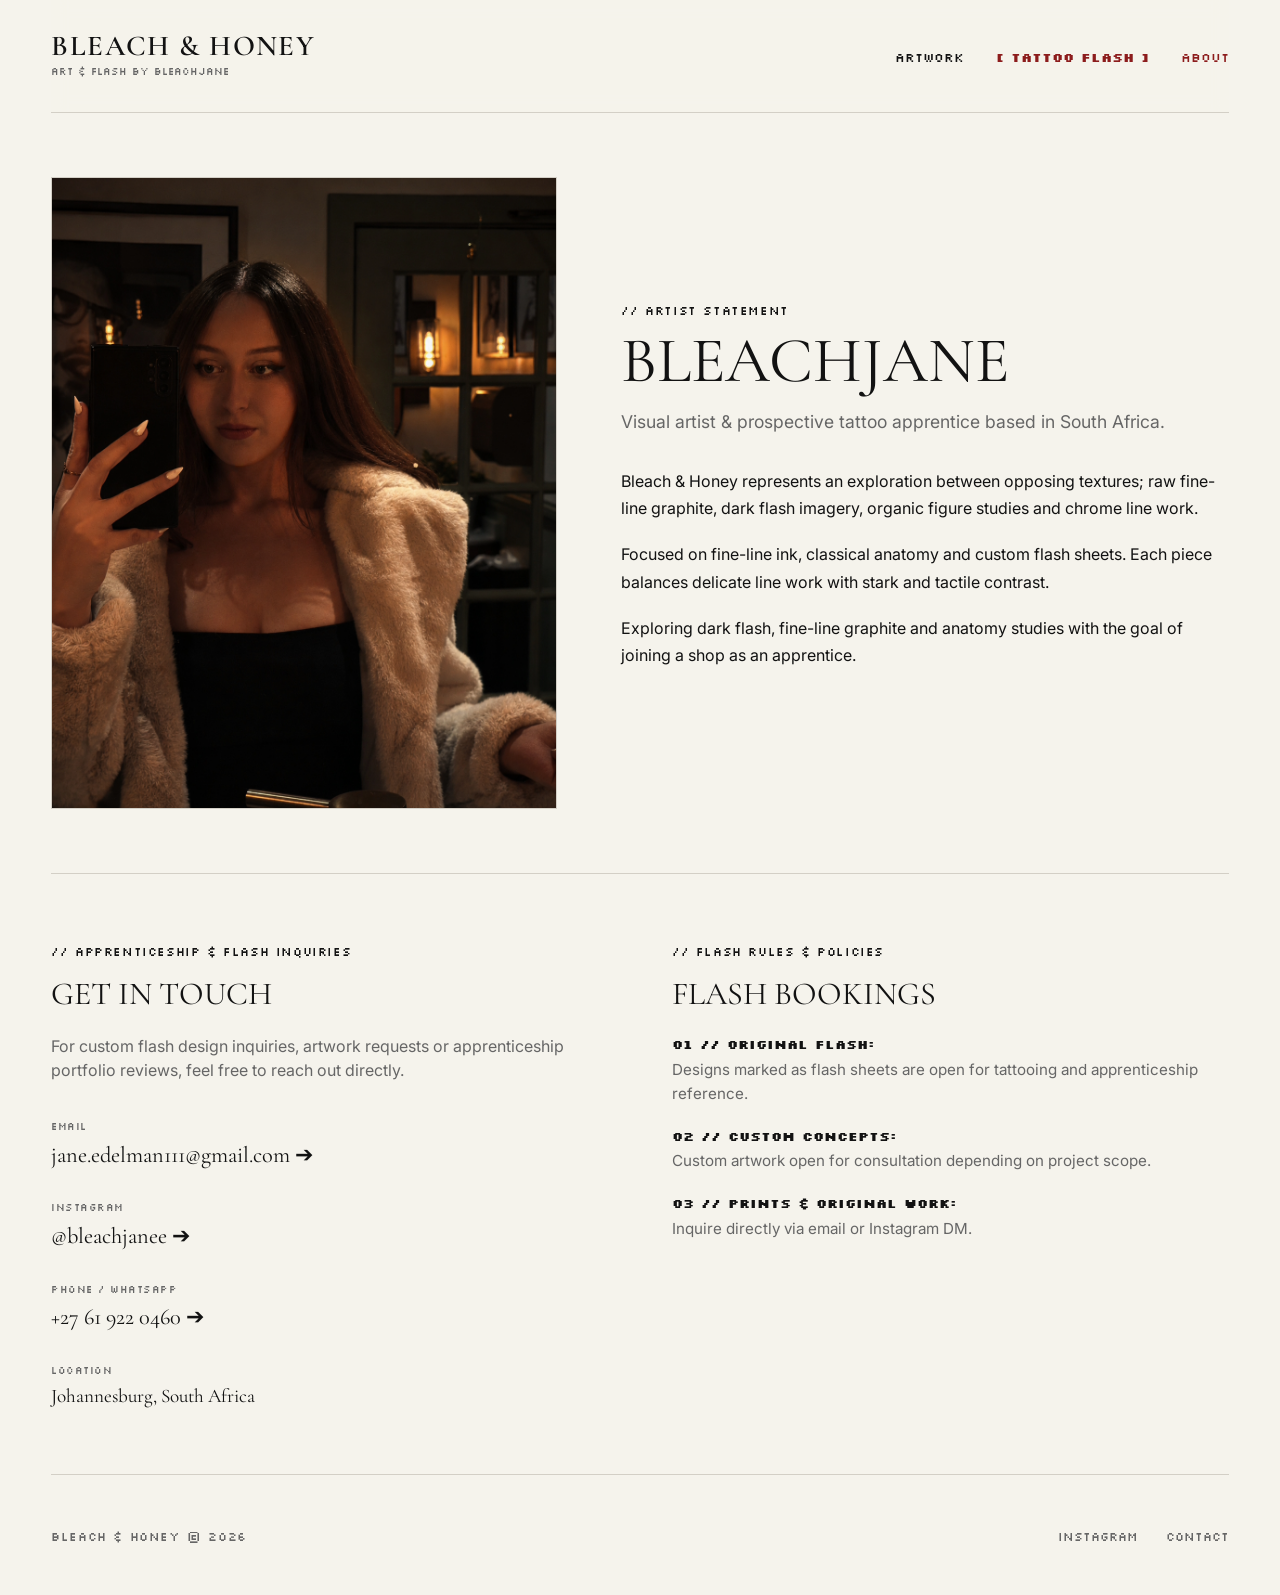
<file: about.html>
<!DOCTYPE html>
<html lang="en">
<head>
  <meta charset="UTF-8">
  <meta name="viewport" content="width=device-width, initial-scale=1.0">
  <title>ABOUT & CONTACT — BLEACH & HONEY</title>

  <!-- Google Fonts -->
  <link rel="preconnect" href="https://fonts.googleapis.com">
  <link rel="preconnect" href="https://fonts.gstatic.com" crossorigin>
  <link href="https://fonts.googleapis.com/css2?family=Cormorant+Garamond:ital,wght@0,400;0,600;1,400&family=Inter:wght@300;400;500&family=Silkscreen&display=swap" rel="stylesheet">

  <link rel="stylesheet" href="style.css">
</head>
<body class="theme-honey">

  <!-- TOP NAVIGATION BAR -->
  <header class="site-header">
    <div class="logo-container">
      <a href="index.html" class="brand-logo">BLEACH & HONEY</a>
      <span class="brand-sub">ART & FLASH BY BLEACHJANE</span>
    </div>
    <nav class="main-nav">
      <ul>
        <li><a href="index.html">ARTWORK</a></li>
        <li><a href="tattoo-flash.html" class="nav-flash-link">[ TATTOO FLASH ]</a></li>
        <li><a href="about.html" class="active">ABOUT</a></li>
      </ul>
    </nav>
  </header>

  <!-- ABOUT & BIOGRAPHY SECTION -->
  <main class="about-container">
    
    <!-- Hero / Intro Section -->
    <section class="about-hero">
      <div class="about-image-wrap">
        <img src="images/about/aboutme.png" alt="Bleachjane Profile / Studio Photo">
      </div>

      <div class="about-bio">
        <span class="pixel-tag">// ARTIST STATEMENT</span>
        <h1 class="about-heading">BLEACHJANE</h1>
        <p class="about-subtext">Visual artist & prospective tattoo apprentice based in South Africa.</p>
        
        <div class="bio-body">
          <p>
            Bleach & Honey represents an exploration between opposing textures; raw fine-line graphite, dark flash imagery, organic figure studies and chrome line work.
          </p>
          <p>
            Focused on fine-line ink, classical anatomy and custom flash sheets. Each piece balances delicate line work with stark and tactile contrast.
          </p>
          <p>
            Exploring dark flash, fine-line graphite and anatomy studies with the goal of joining a shop as an apprentice.
          </p>
        </div>
      </div>
    </section>

    <!-- CONTACT & BOOKING INFO -->
    <section id="contact" class="about-contact-grid">
      
      <div class="contact-box">
        <span class="pixel-tag">// APPRENTICESHIP & FLASH INQUIRIES</span>
        <h2>GET IN TOUCH</h2>
        <p>For custom flash design inquiries, artwork requests or apprenticeship portfolio reviews, feel free to reach out directly.</p>
        
        <ul class="contact-list">
          <li>
            <span class="pixel-meta">EMAIL</span>
            <a href="mailto:jane.edelman111@gmail.com" class="contact-link">jane.edelman111@gmail.com ➔</a>
          </li>
          <li>
            <span class="pixel-meta">INSTAGRAM</span>
            <a href="https://instagram.com/bleachjanee" target="_blank" rel="noopener" class="contact-link">@bleachjanee ➔</a>
          </li>
          <li>
            <span class="pixel-meta">PHONE / WHATSAPP</span>
            <a href="https://wa.me/27619220460" target="_blank" rel="noopener" class="contact-link">+27 61 922 0460 ➔</a>
          </li>
          <li>
            <span class="pixel-meta">LOCATION</span>
            <span class="contact-text">Johannesburg, South Africa</span>
          </li>
        </ul>
      </div>

      <div class="info-box">
        <span class="pixel-tag">// FLASH RULES & POLICIES</span>
        <h2>FLASH BOOKINGS</h2>
        <ul class="policy-list">
          <li><strong>01 // Original Flash:</strong> Designs marked as flash sheets are open for tattooing and apprenticeship reference.</li>
          <li><strong>02 // Custom Concepts:</strong> Custom artwork open for consultation depending on project scope.</li>
          <li><strong>03 // Prints & Original Work:</strong> Inquire directly via email or Instagram DM.</li>
        </ul>
      </div>

    </section>

  </main>

  <!-- FOOTER -->
  <footer class="site-footer">
    <div class="footer-left">
      <span class="pixel-text">BLEACH & HONEY © 2026</span>
    </div>
    <div class="footer-right">
      <a href="https://instagram.com/bleachjanee" target="_blank" rel="noopener">INSTAGRAM</a>
      <button id="contact-modal-trigger" class="footer-contact-btn">CONTACT</button>
    </div>
  </footer>

  <!-- CONTACT POPUP MODAL -->
  <div id="contact-modal" class="lightbox-overlay" aria-hidden="true">
    <div class="contact-modal-box">
      <button class="lightbox-close" id="contact-modal-close" aria-label="Close modal">&times;</button>
      <span class="pixel-tag">// GET IN TOUCH</span>
      <h2 class="contact-modal-heading">CONTACT BLEACHJANE</h2>
      <p class="contact-modal-sub">For custom flash, artwork inquiries or apprenticeship reviews:</p>
      
      <div class="modal-contact-details">
        <div class="detail-item">
          <span class="pixel-meta">EMAIL</span>
          <a href="mailto:jane.edelman111@gmail.com" class="contact-modal-link">jane.edelman111@gmail.com ➔</a>
        </div>
        <div class="detail-item">
          <span class="pixel-meta">INSTAGRAM DM</span>
          <a href="https://instagram.com/bleachjanee" target="_blank" rel="noopener" class="contact-modal-link">@bleachjanee ➔</a>
        </div>
        <div class="detail-item">
          <span class="pixel-meta">PHONE / WHATSAPP</span>
          <a href="https://wa.me/27619220460" target="_blank" rel="noopener" class="contact-modal-link">+27 61 922 0460 ➔</a>
        </div>
        <div class="detail-item">
          <span class="pixel-meta">LOCATION</span>
          <span class="pixel-text">Johannesburg, South Africa</span>
        </div>
      </div>
    </div>
  </div>

  <script src="about-script.js"></script>

</body>
</html>
</file>
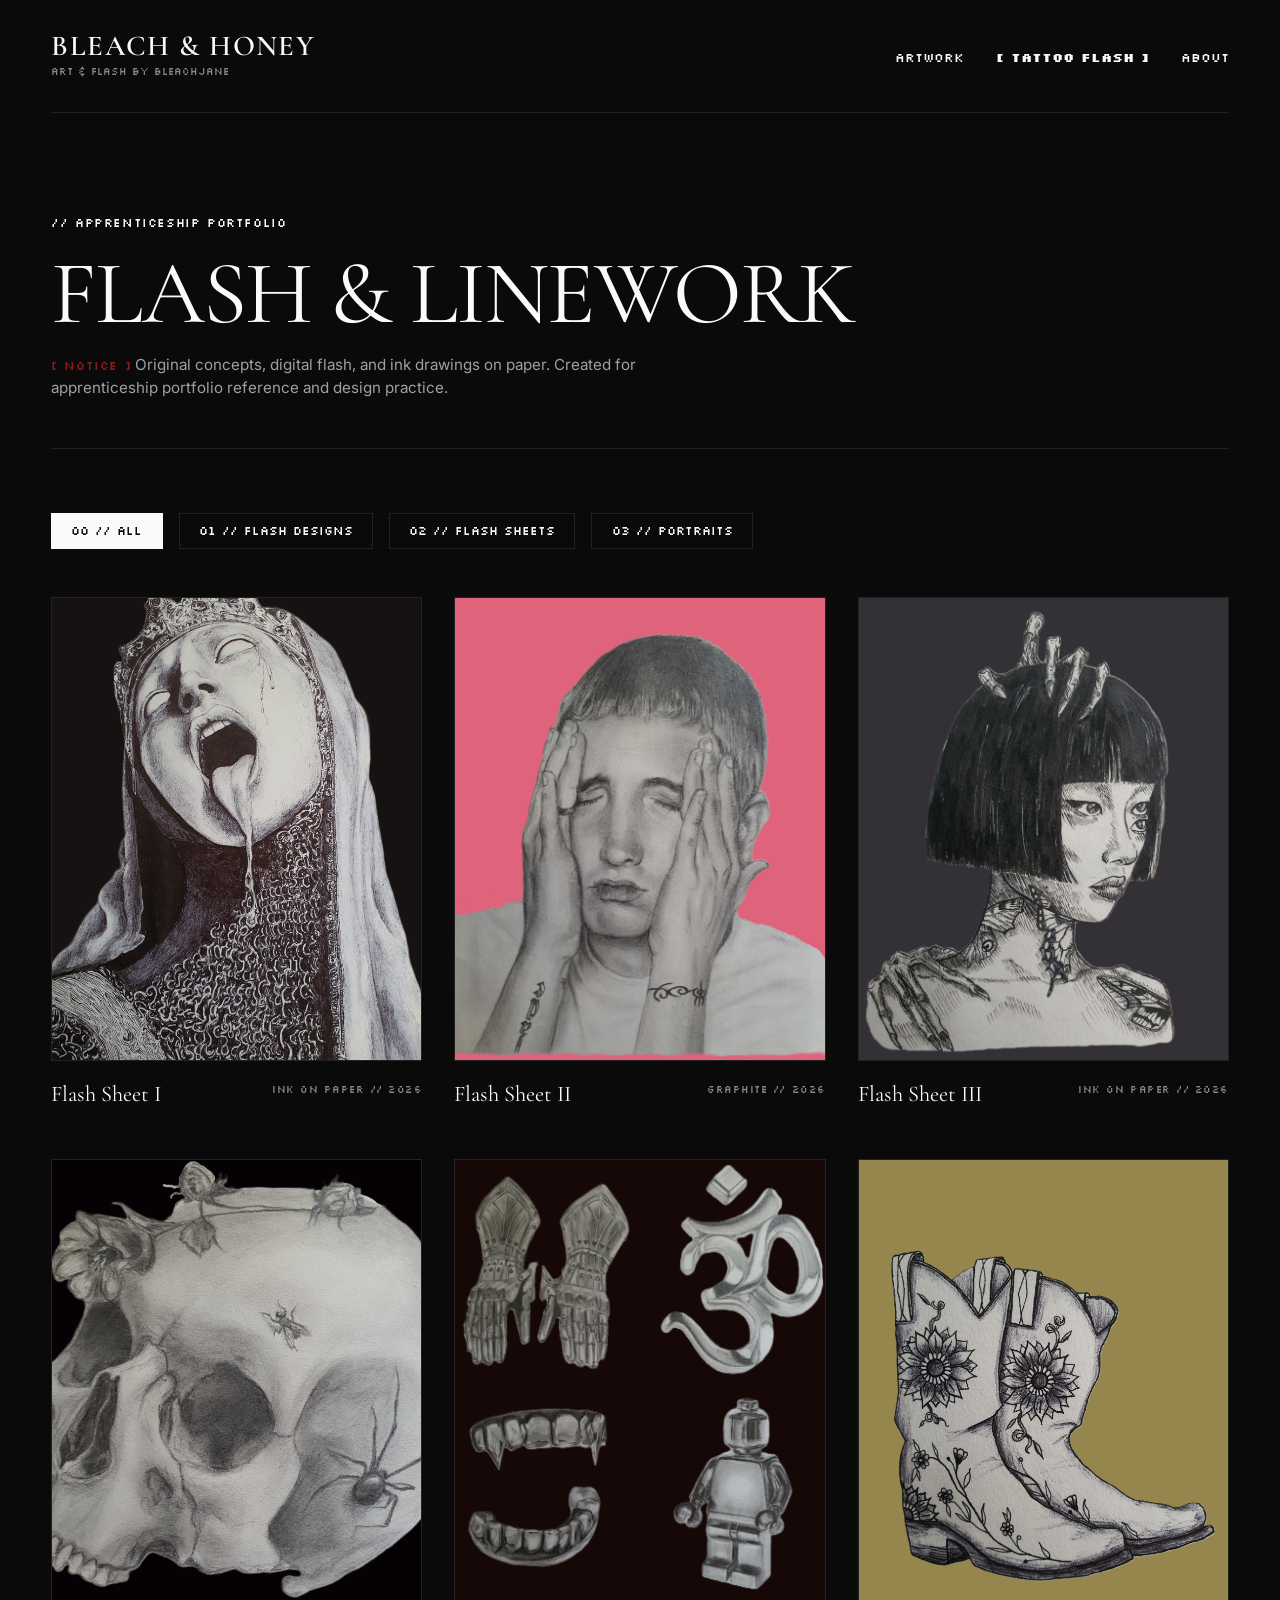
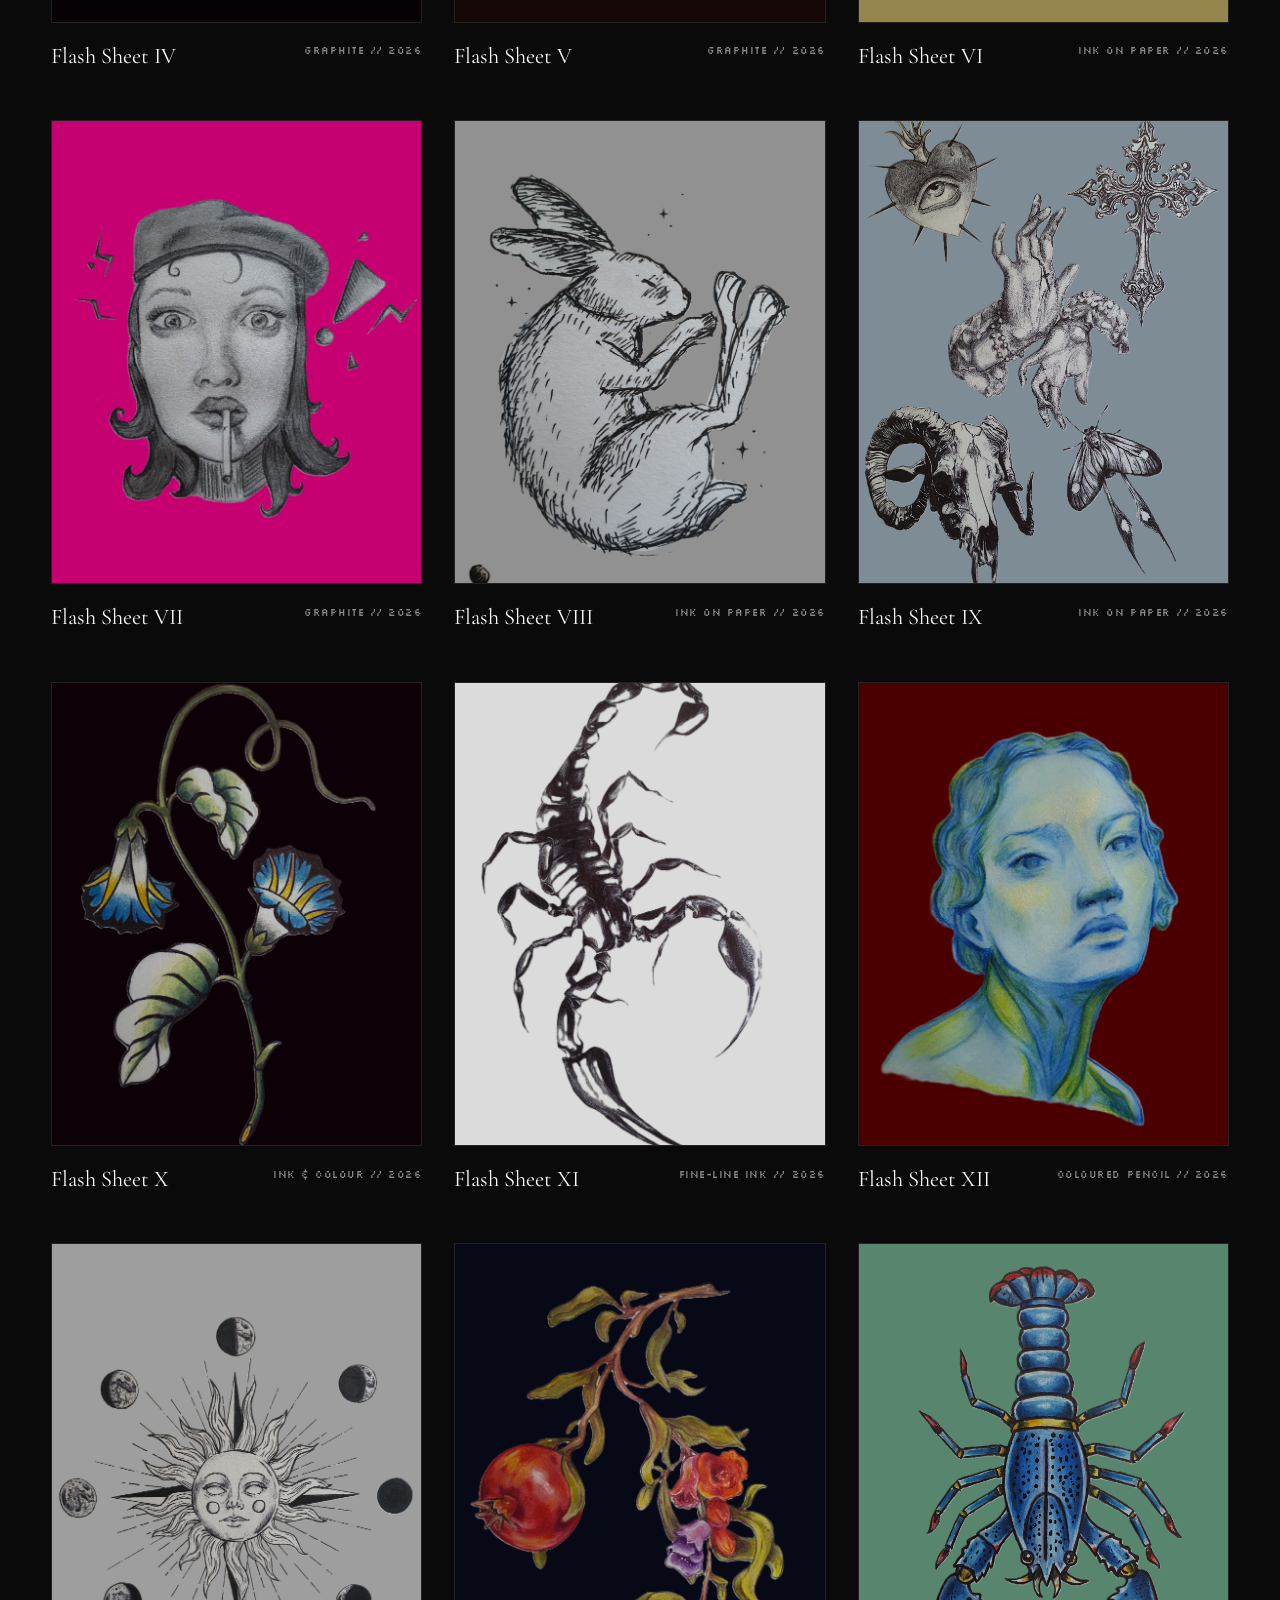
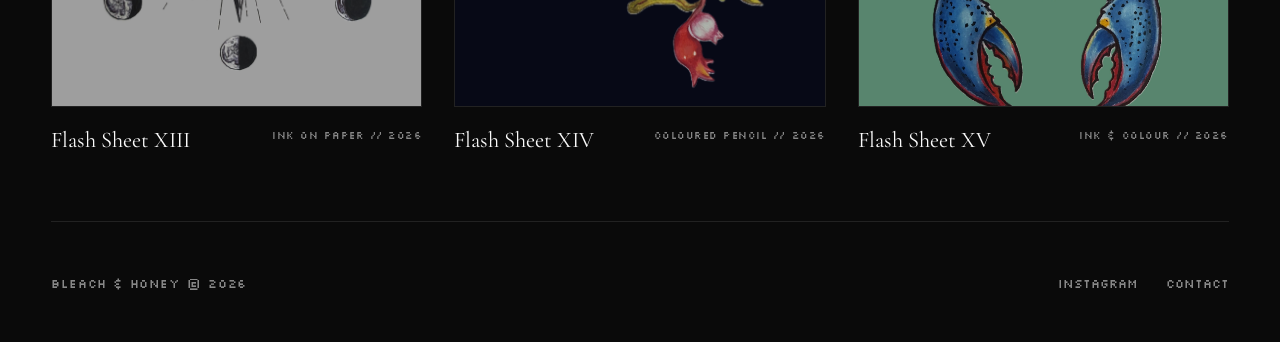
<file: tattoo-flash.html>
<!DOCTYPE html>
<html lang="en">
<head>
  <meta charset="UTF-8">
  <meta name="viewport" content="width=device-width, initial-scale=1.0">
  <title>TATTOO FLASH — BLEACH & HONEY</title>

  <!-- Google Fonts -->
  <link rel="preconnect" href="https://fonts.googleapis.com">
  <link rel="preconnect" href="https://fonts.gstatic.com" crossorigin>
  <link href="https://fonts.googleapis.com/css2?family=Cormorant+Garamond:ital,wght@0,400;0,600;1,400&family=Inter:wght@300;400;500&family=Silkscreen&display=swap" rel="stylesheet">

  <link rel="stylesheet" href="style.css">
</head>
<body class="theme-dark-flash">

  <!-- TOP NAVIGATION BAR -->
  <header class="site-header dark-header">
    <div class="logo-container">
      <a href="index.html" class="brand-logo">BLEACH & HONEY</a>
      <span class="brand-sub">ART & FLASH BY BLEACHJANE</span>
    </div>
    <nav class="main-nav">
      <ul>
        <li><a href="index.html">ARTWORK</a></li>
        <li><a href="tattoo-flash.html" class="active nav-flash-link">[ TATTOO FLASH ]</a></li>
        <li><a href="about.html">ABOUT</a></li>
      </ul>
    </nav>
  </header>

  <!-- FLASH HERO / DISCLAIMER BANNER -->
  <section class="flash-hero">
    <span class="pixel-tag">// APPRENTICESHIP PORTFOLIO</span>
    <h1 class="hero-heading">FLASH & LINEWORK</h1>
    <p class="flash-disclaimer">
      <span class="pixel-text">[ NOTICE ]</span> Original concepts, digital flash, and ink drawings on paper. 
      Created for apprenticeship portfolio reference and design practice.
    </p>
  </section>

  <!-- FLASH GALLERY -->
  <main class="gallery-section">
    
    <!-- Flash Filter Bar -->
    <div class="filter-bar dark-filters">
  <button class="filter-btn active" data-filter="all">00 // ALL</button>
  <button class="filter-btn" data-filter="single-flash">01 // FLASH DESIGNS</button>
  <button class="filter-btn" data-filter="flash-sheet">02 // FLASH SHEETS</button>
  <button class="filter-btn" data-filter="portraits">03 // PORTRAITS</button>
</div>

    <!-- Flash Grid -->
    <div class="art-grid flash-grid">

      <!-- Flash Item 1 -->
<article class="art-card flash-card" data-category="portraits">
  <div class="card-image-wrap">
    <img src="images/tattoo-flash/flash1.jpg" alt="Flash Sheet 01">
    <div class="image-overlay">
      <span class="view-label">VIEW SHEET ↗</span>
    </div>
  </div>
  <div class="card-meta">
    <h2 class="art-title">Flash Sheet I</h2>
    <span class="pixel-meta">INK ON PAPER // 2026</span>
  </div>
</article>

<!-- Flash Item 2 -->
<article class="art-card flash-card" data-category="portraits">
  <div class="card-image-wrap">
    <img src="images/tattoo-flash/flash2.jpg" alt="Flash Sheet 02">
    <div class="image-overlay">
      <span class="view-label">VIEW SHEET ↗</span>
    </div>
  </div>
  <div class="card-meta">
    <h2 class="art-title">Flash Sheet II</h2>
    <span class="pixel-meta">GRAPHITE // 2026</span>
  </div>
</article>

<!-- Flash Item 3 -->
<article class="art-card flash-card" data-category="portraits">
  <div class="card-image-wrap">
    <img src="images/tattoo-flash/flash3.jpg" alt="Flash Sheet 03">
    <div class="image-overlay">
      <span class="view-label">VIEW SHEET ↗</span>
    </div>
  </div>
  <div class="card-meta">
    <h2 class="art-title">Flash Sheet III</h2>
    <span class="pixel-meta">INK ON PAPER // 2026</span>
  </div>
</article>

<!-- Flash Item 4 -->
<article class="art-card flash-card" data-category="single-flash">
  <div class="card-image-wrap">
    <img src="images/tattoo-flash/flash4.jpg" alt="Flash Sheet 04">
    <div class="image-overlay">
      <span class="view-label">VIEW SHEET ↗</span>
    </div>
  </div>
  <div class="card-meta">
    <h2 class="art-title">Flash Sheet IV</h2>
    <span class="pixel-meta">GRAPHITE // 2026</span>
  </div>
</article>

<!-- Flash Item 5 -->
<article class="art-card flash-card" data-category="flash-sheet">
  <div class="card-image-wrap">
    <img src="images/tattoo-flash/flash5.jpg" alt="Flash Sheet 05">
    <div class="image-overlay">
      <span class="view-label">VIEW SHEET ↗</span>
    </div>
  </div>
  <div class="card-meta">
    <h2 class="art-title">Flash Sheet V</h2>
    <span class="pixel-meta">GRAPHITE // 2026</span>
  </div>
</article>

<!-- Flash Item 6 -->
<article class="art-card flash-card" data-category="single-flash">
  <div class="card-image-wrap">
    <img src="images/tattoo-flash/flash6.jpg" alt="Flash Sheet 06">
    <div class="image-overlay">
      <span class="view-label">VIEW SHEET ↗</span>
    </div>
  </div>
  <div class="card-meta">
    <h2 class="art-title">Flash Sheet VI</h2>
    <span class="pixel-meta">INK ON PAPER // 2026</span>
  </div>
</article>

<!-- Flash Item 7 -->
<article class="art-card flash-card" data-category="single-flash">
  <div class="card-image-wrap">
    <img src="images/tattoo-flash/flash7.jpg" alt="Flash Sheet 07">
    <div class="image-overlay">
      <span class="view-label">VIEW SHEET ↗</span>
    </div>
  </div>
  <div class="card-meta">
    <h2 class="art-title">Flash Sheet VII</h2>
    <span class="pixel-meta">GRAPHITE // 2026</span>
  </div>
</article>

<!-- Flash Item 8 -->
<article class="art-card flash-card" data-category="single-flash">
  <div class="card-image-wrap">
    <img src="images/tattoo-flash/flash8.jpg" alt="Flash Sheet 08">
    <div class="image-overlay">
      <span class="view-label">VIEW SHEET ↗</span>
    </div>
  </div>
  <div class="card-meta">
    <h2 class="art-title">Flash Sheet VIII</h2>
    <span class="pixel-meta">INK ON PAPER // 2026</span>
  </div>
</article>

<!-- Flash Item 9 -->
<article class="art-card flash-card" data-category="flash-sheet">
  <div class="card-image-wrap">
    <img src="images/tattoo-flash/flash9.jpg" alt="Flash Sheet 09">
    <div class="image-overlay">
      <span class="view-label">VIEW SHEET ↗</span>
    </div>
  </div>
  <div class="card-meta">
    <h2 class="art-title">Flash Sheet IX</h2>
    <span class="pixel-meta">INK ON PAPER // 2026</span>
  </div>
</article>

<!-- Flash Item 10 -->
<article class="art-card flash-card" data-category="single-flash">
  <div class="card-image-wrap">
    <img src="images/tattoo-flash/flash10.jpg" alt="Flash Sheet 10">
    <div class="image-overlay">
      <span class="view-label">VIEW SHEET ↗</span>
    </div>
  </div>
  <div class="card-meta">
    <h2 class="art-title">Flash Sheet X</h2>
    <span class="pixel-meta">INK & COLOUR // 2026</span>
  </div>
</article>

<!-- Flash Item 11 -->
<article class="art-card flash-card" data-category="single-flash">
  <div class="card-image-wrap">
    <img src="images/tattoo-flash/flash11.jpg" alt="Flash Sheet 11">
    <div class="image-overlay">
      <span class="view-label">VIEW SHEET ↗</span>
    </div>
  </div>
  <div class="card-meta">
    <h2 class="art-title">Flash Sheet XI</h2>
    <span class="pixel-meta">FINE-LINE INK // 2026</span>
  </div>
</article>

<!-- Flash Item 12 -->
<article class="art-card flash-card" data-category="portraits">
  <div class="card-image-wrap">
    <img src="images/tattoo-flash/flash12.jpg" alt="Flash Sheet 12">
    <div class="image-overlay">
      <span class="view-label">VIEW SHEET ↗</span>
    </div>
  </div>
  <div class="card-meta">
    <h2 class="art-title">Flash Sheet XII</h2>
    <span class="pixel-meta">COLOURED PENCIL // 2026 </span>
  </div>
</article>

<!-- Flash Item 13 -->
<article class="art-card flash-card" data-category="single-flash">
  <div class="card-image-wrap">
    <img src="images/tattoo-flash/flash13.jpg" alt="Flash Sheet 13">
    <div class="image-overlay">
      <span class="view-label">VIEW SHEET ↗</span>
    </div>
  </div>
  <div class="card-meta">
    <h2 class="art-title">Flash Sheet XIII</h2>
    <span class="pixel-meta">INK ON PAPER // 2026</span>
  </div>
</article>

<!-- Flash Item 14 -->
<article class="art-card flash-card" data-category="single-flash">
  <div class="card-image-wrap">
    <img src="images/tattoo-flash/flash14.jpg" alt="Flash Sheet 14">
    <div class="image-overlay">
      <span class="view-label">VIEW SHEET ↗</span>
    </div>
  </div>
  <div class="card-meta">
    <h2 class="art-title">Flash Sheet XIV</h2>
    <span class="pixel-meta">COLOURED PENCIL // 2026</span>
  </div>
</article>

<!-- Flash Item 15 -->
<article class="art-card flash-card" data-category="single-flash">
  <div class="card-image-wrap">
    <img src="images/tattoo-flash/flash15.jpg" alt="Flash Sheet 15">
    <div class="image-overlay">
      <span class="view-label">VIEW SHEET ↗</span>
    </div>
  </div>
  <div class="card-meta">
    <h2 class="art-title">Flash Sheet XV</h2>
    <span class="pixel-meta">INK & COLOUR // 2026</span>
  </div>
</article>

    </div> <!-- End of Flash Grid -->
  </main>

  <!-- FOOTER -->
  <footer class="site-footer dark-footer">
    <div class="footer-left">
      <span class="pixel-text">BLEACH & HONEY © 2026</span>
    </div>
    <div class="footer-right">
  <a href="https://instagram.com/bleachjanee" target="_blank" rel="noopener">INSTAGRAM</a>
  <a href="about.html#contact">CONTACT</a>
</div>
  </footer>

  <!-- Lightbox Modal -->
<div id="image-modal" class="lightbox-modal">
  <span class="modal-close">&times;</span>
  <img class="modal-content" id="modal-img" alt="Enlarged Art Piece">
  <div id="modal-caption" class="modal-caption"></div>
</div>

  <script>
    // Filter Functionality
    const filterButtons = document.querySelectorAll('.filter-btn');
    const flashCards = document.querySelectorAll('.flash-card');

    filterButtons.forEach(button => {
      button.addEventListener('click', () => {
        filterButtons.forEach(btn => btn.classList.remove('active'));
        button.classList.add('active');

        const filterValue = button.getAttribute('data-filter');

        flashCards.forEach(card => {
          const cardCategory = card.getAttribute('data-category');
          if (filterValue === 'all' || filterValue === cardCategory) {
            card.style.display = 'block';
          } else {
            card.style.display = 'none';
          }
        });
      });
    });

    // Lightbox Modal Functionality
    const modal = document.getElementById('image-modal');
    const modalImg = document.getElementById('modal-img');
    const modalCaption = document.getElementById('modal-caption');
    const closeBtn = document.querySelector('.modal-close');

    flashCards.forEach(card => {
      card.addEventListener('click', () => {
        const img = card.querySelector('img');
        const title = card.querySelector('.art-title')?.innerText || '';
        
        modal.classList.add('open');
        modalImg.src = img.src;
        modalCaption.innerText = title;
      });
    });

    modal.addEventListener('click', () => {
  modal.classList.remove('open');
});
  </script>

</body>
</html>
</file>
<file: style.css>
/* ==========================================================================
   1. DESIGN TOKENS & VARIABLES
   ========================================================================== */
:root {
  /* Colors */
  --bg-primary: #F5F3EC;         /* Warm off-white / Honey paper tone */
  --bg-card: #EFECE3;            /* Slightly darker tone for cards */
  --text-main: #121212;          /* Soft stark black */
  --text-muted: #666666;         /* Muted grey for subtext */
  --accent-crimson: #8C1C1C;     /* Muted dark red accent */
  --border-color: #D3CFC6;       /* Subtle border line */

  /* Dark Theme Elements (Flash promo section) */
  --bg-dark: #0A0A0A;
  --text-dark: #FAFAFA;
  --border-dark: #222222;

  /* Typography */
  --font-serif: 'Cormorant Garamond', Georgia, serif;
  --font-sans: 'Inter', -apple-system, sans-serif;
  --font-pixel: 'Silkscreen', monospace;

  /* Spacing */
  --container-padding: 4vw;
}

/* ==========================================================================
   2. GLOBAL RESET & BASE STYLES
   ========================================================================== */
* {
  margin: 0;
  padding: 0;
  box-sizing: border-box;
}

html {
  scroll-behavior: smooth;
  font-size: 16px;
}

body {
  background-color: var(--bg-primary);
  color: var(--text-main);
  font-family: var(--font-sans);
  line-height: 1.5;
  -webkit-font-smoothing: antialiased;
  padding: 0 var(--container-padding);
}

a {
  color: inherit;
  text-decoration: none;
}

img {
  width: 100%;
  height: auto;
  display: block;
}

.pixel-tag, .pixel-text, .pixel-meta, .pixel-amp {
  font-family: var(--font-pixel);
  font-size: 0.75rem;
  letter-spacing: 0.05em;
  text-transform: uppercase;
}

/* ==========================================================================
   3. HEADER & NAVIGATION
   ========================================================================== */
.site-header {
  display: flex;
  justify-content: space-between;
  align-items: center;
  padding: 2rem 0;
  border-bottom: 1px solid var(--border-color);
  position: sticky;
  top: 0;
  background-color: rgba(245, 243, 236, 0.9);
  backdrop-filter: blur(8px);
  z-index: 100;
}

.logo-container {
  display: flex;
  flex-direction: column;
}

.brand-logo {
  font-family: var(--font-serif);
  font-size: 1.8rem;
  font-weight: 600;
  letter-spacing: 0.05em;
  line-height: 1;
}

.brand-sub {
  font-family: var(--font-pixel);
  font-size: 0.65rem;
  color: var(--text-muted);
  margin-top: 0.2rem;
}

.main-nav ul {
  display: flex;
  list-style: none;
  gap: 2rem;
}

.main-nav a {
  font-family: var(--font-pixel);
  font-size: 0.8rem;
  transition: color 0.2s ease;
}

.main-nav a:hover, .main-nav a.active {
  color: var(--accent-crimson);
}

.nav-flash-link {
  color: var(--accent-crimson);
  font-weight: bold;
}

/* ==========================================================================
   4. HERO SECTION
   ========================================================================== */
.hero-section {
  padding: 6rem 0 4rem 0;
  border-bottom: 1px solid var(--border-color);
}

.hero-heading {
  font-family: var(--font-serif);
  font-size: clamp(2.8rem, 7vw, 6rem);
  font-weight: 400;
  line-height: 1;
  margin: 1rem 0;
  letter-spacing: -0.02em;
}

.pixel-amp {
  font-size: 0.6em;
  color: var(--accent-crimson);
  vertical-align: middle;
}

.hero-subtext {
  font-size: 1.1rem;
  color: var(--text-muted);
  max-width: 500px;
}

/* ==========================================================================
   5. GALLERY & FILTERS
   ========================================================================== */
.gallery-section {
  padding: 4rem 0;
}

.filter-bar {
  display: flex;
  flex-wrap: wrap;
  gap: 1rem;
  margin-bottom: 3rem;
}

.filter-btn {
  background: transparent;
  border: 1px solid var(--border-color);
  padding: 0.6rem 1.2rem;
  font-family: var(--font-pixel);
  font-size: 0.75rem;
  color: var(--text-main);
  cursor: pointer;
  transition: all 0.2s ease;
}

.filter-btn:hover, .filter-btn.active {
  background-color: var(--text-main);
  color: var(--bg-primary);
  border-color: var(--text-main);
}

/* Asymmetrical Grid Layout */
.art-grid {
  display: grid;
  grid-template-columns: repeat(auto-fill, minmax(320px, 1fr));
  gap: 3rem 2rem;
}

.art-card {
  display: flex;
  flex-direction: column;
}

.card-image-wrap {
  position: relative;
  background-color: var(--bg-card);
  overflow: hidden;
  aspect-ratio: 4 / 5;
}

.card-image-wrap img {
  width: 100%;
  height: 100%;
  object-fit: cover;
  transition: transform 0.5s ease;
}

.art-card:hover .card-image-wrap img {
  transform: scale(1.04);
}

.image-overlay {
  position: absolute;
  inset: 0;
  background-color: rgba(10, 10, 10, 0.4);
  display: flex;
  align-items: center;
  justify-content: center;
  opacity: 0;
  transition: opacity 0.3s ease;
}

.art-card:hover .image-overlay {
  opacity: 1;
}

.view-label {
  font-family: var(--font-pixel);
  font-size: 0.75rem;
  color: var(--text-dark);
  border: 1px solid var(--text-dark);
  padding: 0.5rem 1rem;
  background: rgba(0, 0, 0, 0.6);
}

.card-meta {
  margin-top: 1rem;
  display: flex;
  justify-content: space-between;
  align-items: flex-start;
}

.art-title {
  font-family: var(--font-serif);
  font-size: 1.4rem;
  font-weight: 400;
}

.pixel-meta {
  color: var(--text-muted);
  font-size: 0.65rem;
  margin-top: 0.3rem;
}

/* ==========================================================================
   6. TATTOO FLASH PROMO BANNER (DARK THEME)
   ========================================================================== */
.flash-banner-section {
  margin: 4rem calc(var(--container-padding) * -1);
  padding: 6rem var(--container-padding);
  background-color: var(--bg-dark);
  color: var(--text-dark);
  border-top: 1px solid var(--border-dark);
  border-bottom: 1px solid var(--border-dark);
}

.flash-banner-content {
  max-width: 800px;
}

.flash-banner-content h2 {
  font-family: var(--font-serif);
  font-size: clamp(2.2rem, 5vw, 4rem);
  font-weight: 400;
  margin: 1rem 0;
  letter-spacing: -0.01em;
}

.flash-banner-content p {
  color: #AAAAAA;
  margin-bottom: 2rem;
  font-size: 1.1rem;
}

.flash-cta-btn {
  display: inline-block;
  font-family: var(--font-pixel);
  font-size: 0.85rem;
  color: var(--text-dark);
  border: 1px solid var(--text-dark);
  padding: 1rem 2rem;
  transition: all 0.3s ease;
}

.flash-cta-btn:hover {
  background-color: var(--text-dark);
  color: var(--bg-dark);
}

/* ==========================================================================
   7. FOOTER
   ========================================================================== */
.site-footer {
  display: flex;
  justify-content: space-between;
  align-items: center;
  padding: 3rem 0;
  border-top: 1px solid var(--border-color);
  color: var(--text-muted);
}

.footer-right a {
  font-family: var(--font-pixel);
  font-size: 0.75rem;
  margin-left: 1.5rem;
}

.footer-right a:hover {
  color: var(--text-main);
}

/* Contact Button in Footer */
.footer-contact-btn {
  background: transparent;
  border: none;
  font-family: var(--font-pixel);
  font-size: 0.75rem;
  color: var(--text-muted);
  cursor: url('images/pointer1.png') 16 2, pointer !important;
  margin-left: 1.5rem;
  transition: color 0.2s ease;
}

.footer-contact-btn:hover {
  color: var(--text-main);
}

/* Contact Modal Styling */
.contact-modal-box {
  background-color: var(--bg-dark);
  color: var(--text-dark);
  border: 1px solid var(--border-dark);
  padding: 3rem 2.5rem;
  max-width: 500px;
  width: 90%;
  position: relative;
  box-shadow: 0 10px 40px rgba(0, 0, 0, 0.8);
}

.contact-modal-heading {
  font-family: var(--font-serif);
  font-size: 2rem;
  font-weight: 400;
  margin: 0.5rem 0 0.5rem 0;
}

.contact-modal-sub {
  color: #AAAAAA;
  font-size: 0.95rem;
  margin-bottom: 2rem;
}

.modal-contact-details {
  display: flex;
  flex-direction: column;
  gap: 1.5rem;
}

.detail-item {
  display: flex;
  flex-direction: column;
  gap: 0.3rem;
}

.contact-modal-link {
  font-family: var(--font-serif);
  font-size: 1.3rem;
  color: var(--text-dark);
  transition: color 0.2s ease;
}

.contact-modal-link:hover {
  color: var(--accent-crimson);
}

/* ==========================================================================
   8. RESPONSIVE BREAKPOINTS
   ========================================================================== */
@media (max-width: 768px) {
  .site-header {
    flex-direction: column;
    align-items: flex-start;
    gap: 1.5rem;
  }

  .main-nav ul {
    gap: 1rem;
  }

  .art-grid {
    grid-template-columns: 1fr;
  }

  .site-footer {
    flex-direction: column;
    gap: 1.5rem;
    align-items: flex-start;
  }

  .footer-right a {
    margin-left: 0;
    margin-right: 1.5rem;
  }
}

/* ==========================================================================
   9. DARK MODE THEME (TATTOO FLASH PAGE)
   ========================================================================== */
body.theme-dark-flash {
  background-color: var(--bg-dark);
  color: var(--text-dark);
}

body.theme-dark-flash .site-header {
  background-color: rgba(10, 10, 10, 0.9);
  border-bottom-color: var(--border-dark);
}

body.theme-dark-flash .brand-logo,
body.theme-dark-flash .main-nav a,
body.theme-dark-flash .art-title {
  color: var(--text-dark);
}

body.theme-dark-flash .brand-sub,
body.theme-dark-flash .pixel-meta {
  color: #888888;
}

body.theme-dark-flash .hero-section {
  border-bottom-color: var(--border-dark);
}

.flash-hero {
  padding: 6rem 0 3rem 0;
  border-bottom: 1px solid var(--border-dark);
}

.flash-disclaimer {
  margin-top: 1rem;
  color: #A0A0A0;
  font-size: 0.95rem;
  max-width: 600px;
}

.flash-disclaimer .pixel-text {
  color: var(--accent-crimson);
}

/* Dark Filters */
body.theme-dark-flash .filter-btn {
  border-color: var(--border-dark);
  color: var(--text-dark);
}

body.theme-dark-flash .filter-btn:hover,
body.theme-dark-flash .filter-btn.active {
  background-color: var(--text-dark);
  color: var(--bg-dark);
  border-color: var(--text-dark);
}

/* Dark Card Styling */
body.theme-dark-flash .card-image-wrap {
  background-color: #141414;
  border: 1px solid var(--border-dark);
}

body.theme-dark-flash .site-footer {
  border-top-color: var(--border-dark);
  color: #888888;
}

body.theme-dark-flash .footer-right a:hover {
  color: var(--text-dark);
}

/* ==========================================================================
   LIGHTBOX MODAL (Shared for Main Art & Tattoo Pages)
   ========================================================================== */

/* 1. MAIN VISUAL ART PAGE STYLES (index.html) */
.lightbox-overlay {
  position: fixed;
  inset: 0;
  background-color: rgba(10, 10, 10, 0.92);
  backdrop-filter: blur(8px);
  display: flex;
  align-items: center;
  justify-content: center;
  z-index: 1000;
  opacity: 0;
  pointer-events: none;
  transition: opacity 0.3s ease;
  padding: 2rem;
  outline: none;
}

.lightbox-overlay.active {
  opacity: 1;
  pointer-events: auto;
}

.lightbox-content {
  max-width: 90vw;
  max-height: 85vh;
  display: flex;
  flex-direction: column;
  align-items: center;
  text-align: center;
  border: none;
  outline: none;
}

.lightbox-content img {
  max-width: 100%;
  max-height: 70vh;
  object-fit: contain;
  box-shadow: 0 10px 30px rgba(0, 0, 0, 0.5);
  border: none; /* Fixed: Removed grey outline border */
}

.lightbox-details {
  margin-top: 1.5rem;
  color: var(--text-dark);
}

.lightbox-details h2 {
  font-family: var(--font-serif);
  font-size: 1.8rem;
  font-weight: 400;
  margin-bottom: 0.3rem;
}

.lightbox-close {
  position: absolute;
  top: 1.5rem;
  right: 2rem;
  background: transparent;
  border: none;
  color: var(--text-dark);
  font-size: 2.5rem;
  cursor: pointer;
  line-height: 1;
  transition: color 0.2s ease;
}

.lightbox-close:hover {
  color: var(--accent-crimson);
}


/* 2. TATTOO FLASH PAGE STYLES (tattoo.html) */
.lightbox-modal {
  position: fixed;
  inset: 0;
  width: 100%;
  height: 100%;
  background-color: rgba(10, 10, 10, 0.95);
  backdrop-filter: blur(8px);
  z-index: 1000;
  display: flex;
  justify-content: center;
  align-items: center;
  flex-direction: column;
  outline: none;

  /* Smooth fade setup */
  opacity: 0;
  pointer-events: none;
  transition: opacity 0.3s ease;
}

.lightbox-modal.open {
  opacity: 1;
  pointer-events: auto;
}

.modal-content {
  max-width: 90vw;
  max-height: 80vh;
  object-fit: contain;
  box-shadow: 0 10px 40px rgba(0, 0, 0, 0.8);
  border: none;
  outline: none;
  /* Slight scale-up animation for extra polish */
  transform: scale(0.95);
  transition: transform 0.3s ease;
}

.lightbox-modal.open .modal-content {
  transform: scale(1);
}

.modal-caption {
  margin-top: 1.5rem;
  color: #ccc;
  font-family: monospace;
  font-size: 0.9rem;
  letter-spacing: 1px;
}

.modal-close {
  position: absolute;
  top: 1.5rem;
  right: 2rem;
  background: transparent;
  border: none;
  outline: none;
  color: #fff;
  font-size: 2.5rem;
  cursor: pointer;
  line-height: 1;
  transition: color 0.2s ease;
}

.modal-close:hover {
  color: #ff0055;
}

/* ==========================================================================
   ABOUT PAGE STYLES
   ========================================================================== */
.about-container {
  padding: 4rem 0;
}

.about-hero {
  display: grid;
  grid-template-columns: 1fr 1.2fr;
  gap: 4rem;
  align-items: center;
  padding-bottom: 4rem;
  border-bottom: 1px solid var(--border-color);
}

.about-image-wrap {
  background-color: var(--bg-card);
  aspect-ratio: 4 / 5;
  overflow: hidden;
  border: 1px solid var(--border-color);
}

.about-image-wrap img {
  width: 100%;
  height: 100%;
  object-fit: cover;
}

.about-heading {
  font-family: var(--font-serif);
  font-size: clamp(2.5rem, 5vw, 4.5rem);
  font-weight: 400;
  line-height: 1;
  margin: 0.5rem 0 1rem 0;
}

.about-subtext {
  font-size: 1.1rem;
  color: var(--text-muted);
  margin-bottom: 2rem;
}

.bio-body p {
  margin-bottom: 1.2rem;
  line-height: 1.7;
  color: var(--text-main);
  font-size: 1rem;
}

/* Contact & Info Grid */
.about-contact-grid {
  display: grid;
  grid-template-columns: 1fr 1fr;
  gap: 4rem;
  padding-top: 4rem;
}

.contact-box h2, .info-box h2 {
  font-family: var(--font-serif);
  font-size: 2rem;
  font-weight: 400;
  margin: 0.5rem 0 1rem 0;
}

.contact-box p {
  color: var(--text-muted);
  margin-bottom: 2rem;
}

.contact-list {
  list-style: none;
  display: flex;
  flex-direction: column;
  gap: 1.5rem;
}

.contact-list li {
  display: flex;
  flex-direction: column;
  gap: 0.2rem;
}

.contact-link {
  font-family: var(--font-serif);
  font-size: 1.4rem;
  color: var(--text-main);
  transition: color 0.2s ease;
}

.contact-link:hover {
  color: var(--accent-crimson);
}

.contact-text {
  font-family: var(--font-serif);
  font-size: 1.2rem;
}

.policy-list {
  list-style: none;
  display: flex;
  flex-direction: column;
  gap: 1.2rem;
  margin-top: 1rem;
}

.policy-list li {
  font-size: 0.95rem;
  color: var(--text-muted);
  line-height: 1.6;
}

.policy-list strong {
  color: var(--text-main);
  font-family: var(--font-pixel);
  font-size: 0.8rem;
  display: block;
  margin-bottom: 0.2rem;
}

/* Mobile Responsiveness for About Page */
@media (max-width: 768px) {
  .about-hero, .about-contact-grid {
    grid-template-columns: 1fr;
    gap: 2.5rem;
  }
}

/* ==========================================================================
   CUSTOM MOUSE CURSORS
   ========================================================================== */

/* 1. Cigarette as default cursor across entire screen */
html, 
body {
  min-height: 100vh;
  /* Updated hotspot from 4 4 to 8 8 to target the ember tip */
  cursor: url('images/cursor1.png') 8 8, auto !important;

  /* Option B: IF your CSS file lives inside a 'css/' folder, UNCOMMENT the line below instead: */
  /* cursor: url('../cursor.png') 8 8, auto !important; */
}

/* 2. Middle finger on interactive elements (Links, Buttons, Cards, Modals) */
a, 
button, 
.filter-btn, 
.flash-card, 
.modal-close, 
.lightbox-close {
  /* Option A: Standard path */
  cursor: url('images/pointer1.png') 16 2, pointer !important;

  /* Option B: IF your CSS file lives inside a 'css/' folder, UNCOMMENT the line below instead: */
  /* cursor: url('../pointer.png') 16 2, pointer !important; */
}
</file>
